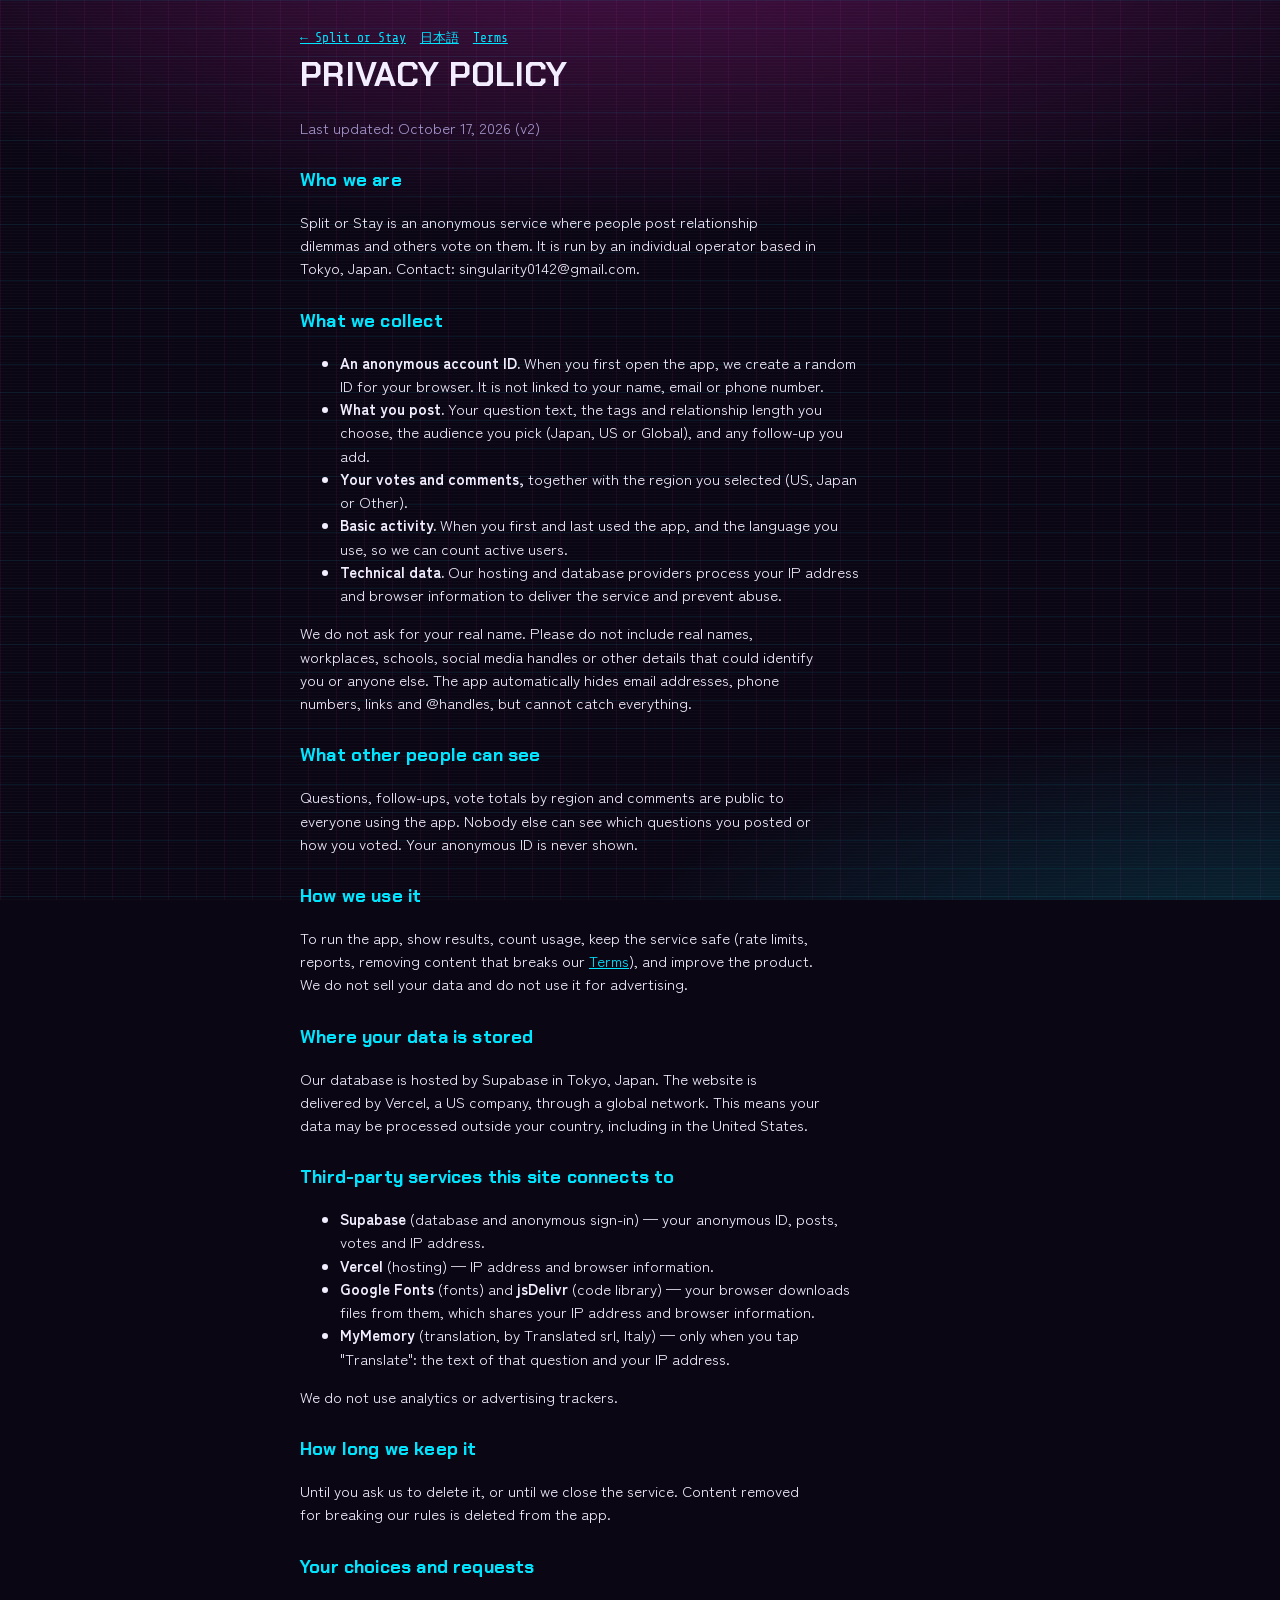
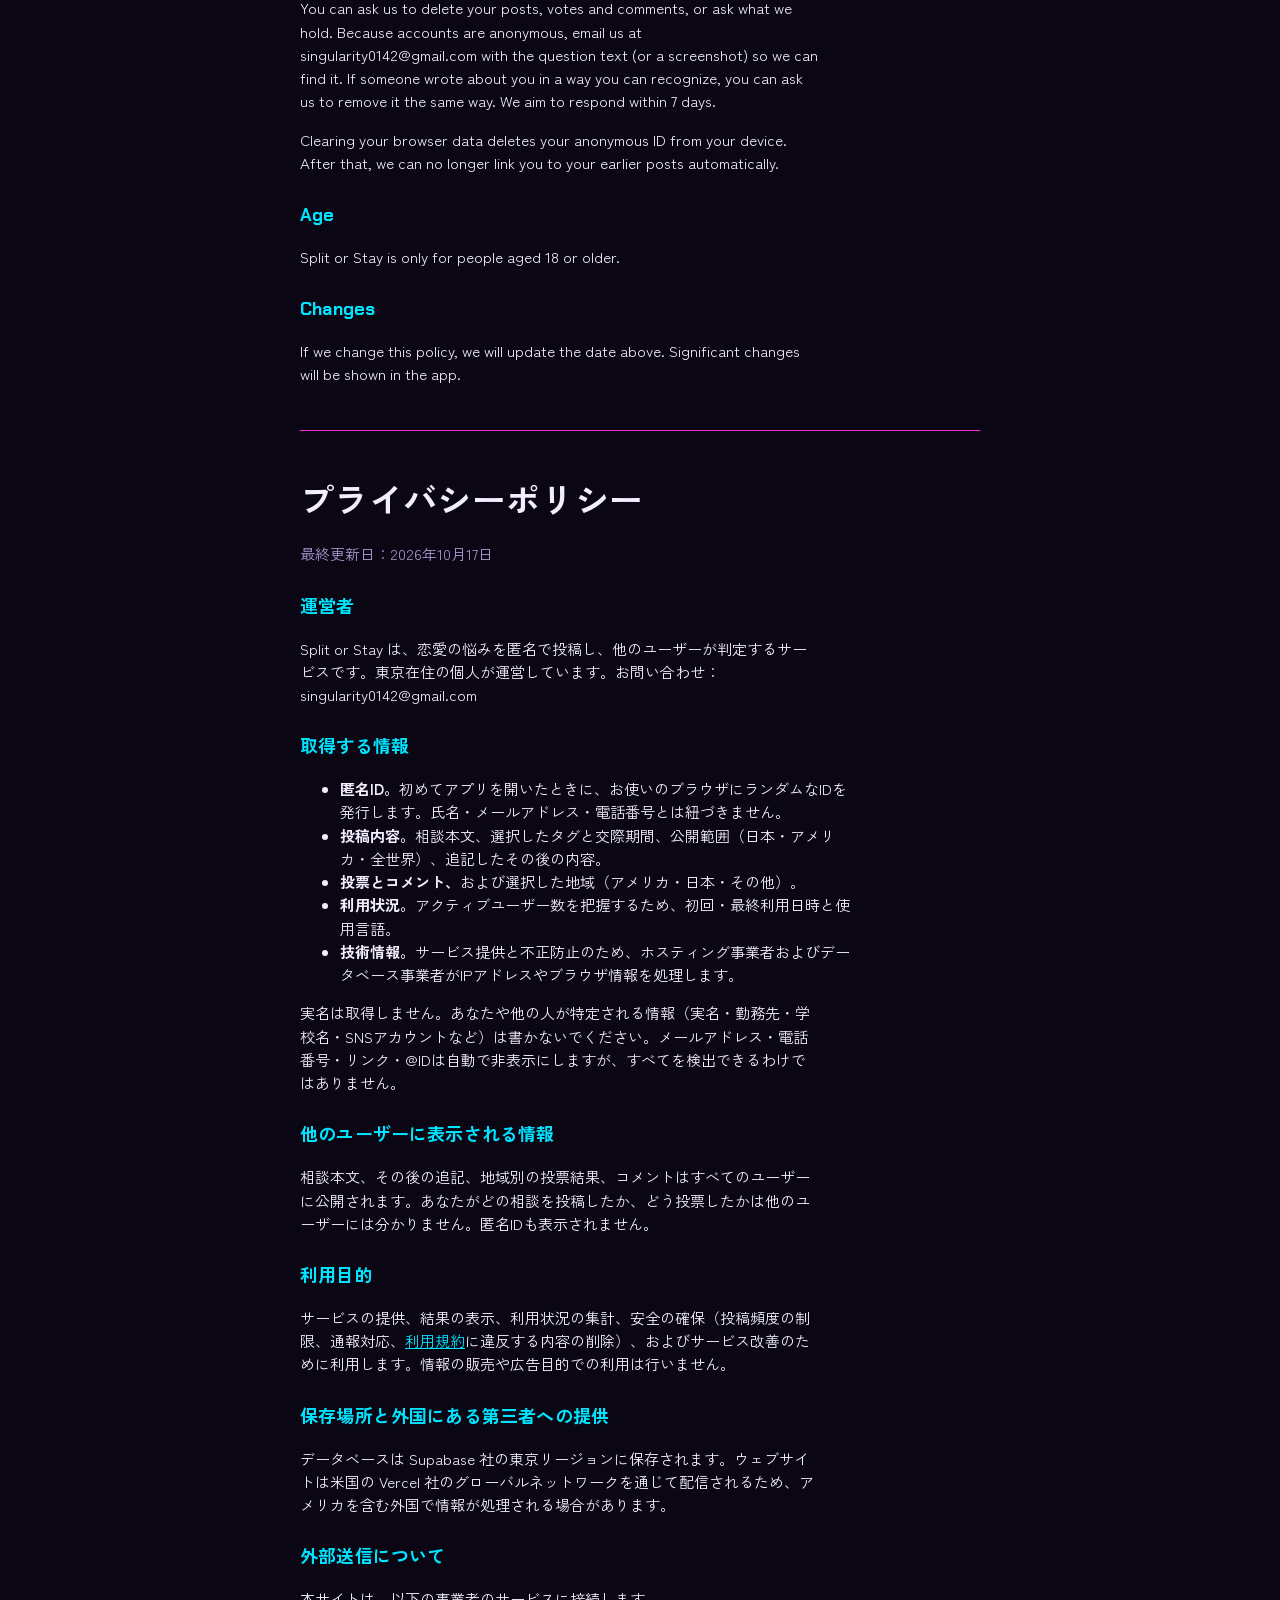
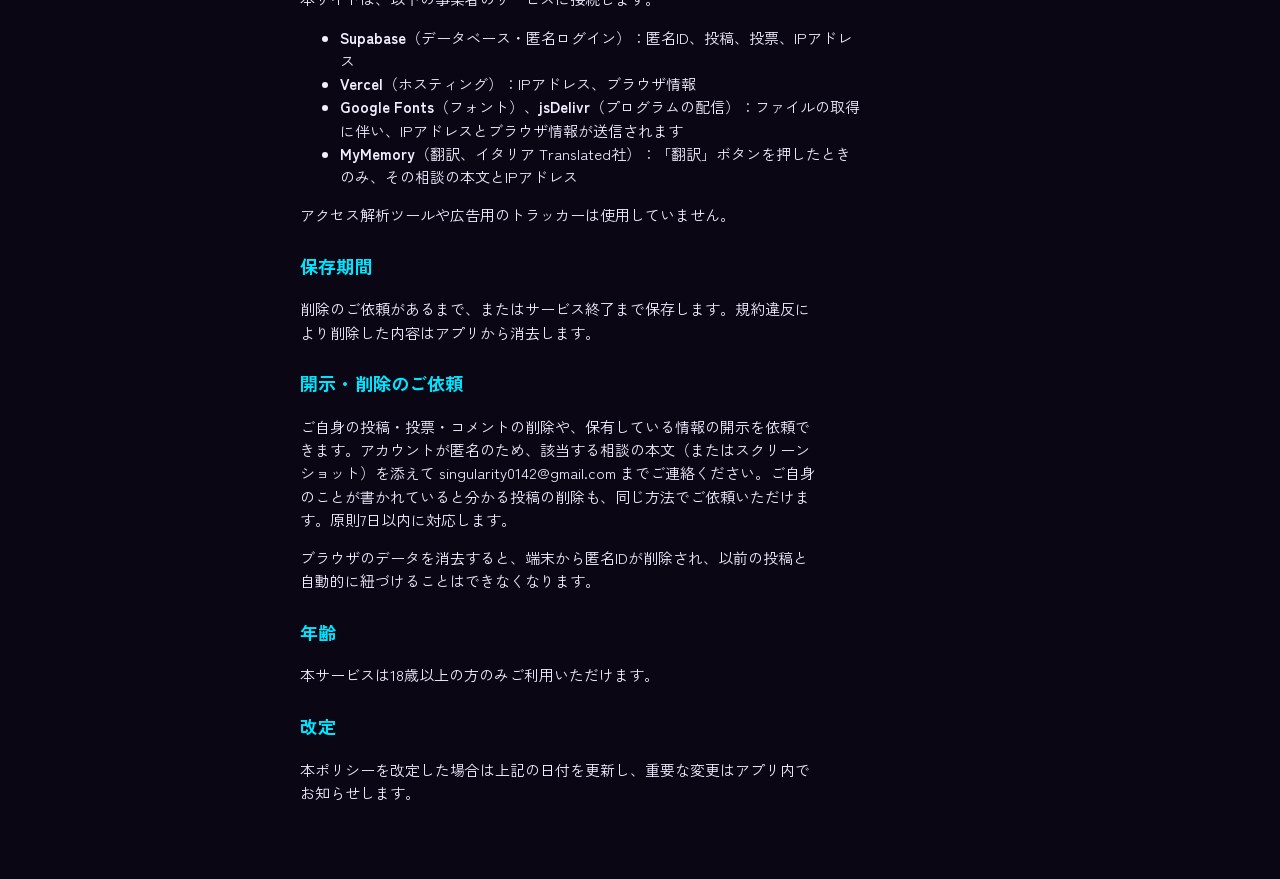
<file: privacy.html>
<!doctype html>
<html lang="en">
<head>
<meta charset="utf-8">
<meta name="viewport" content="width=device-width,initial-scale=1,viewport-fit=cover">
<title>Privacy Policy · Split or Stay</title>
<link rel="icon" href="/icon.svg" type="image/svg+xml">
<link href="https://fonts.googleapis.com/css2?family=Chakra+Petch:wght@500;700&family=Share+Tech+Mono&family=Zen+Kaku+Gothic+New:wght@400;500;700&display=swap" rel="stylesheet">
<link rel="stylesheet" href="/styles.css">
<style>body{margin:0}</style>
</head>
<body>
<main class="doc">
  <nav><a href="/">← Split or Stay</a><a href="#ja">日本語</a><a href="/terms.html">Terms</a></nav>

  <h1>Privacy Policy</h1>
  <p class="muted">Last updated: October 17, 2026 (v2)</p>

  <h2>Who we are</h2>
  <p>Split or Stay is an anonymous service where people post relationship dilemmas and others vote on them. It is run by an individual operator based in Tokyo, Japan. Contact: <span class="contact-email"></span>.</p>

  <h2>What we collect</h2>
  <ul>
    <li><b>An anonymous account ID.</b> When you first open the app, we create a random ID for your browser. It is not linked to your name, email or phone number.</li>
    <li><b>What you post.</b> Your question text, the tags and relationship length you choose, the audience you pick (Japan, US or Global), and any follow-up you add.</li>
    <li><b>Your votes and comments,</b> together with the region you selected (US, Japan or Other).</li>
    <li><b>Basic activity.</b> When you first and last used the app, and the language you use, so we can count active users.</li>
    <li><b>Technical data.</b> Our hosting and database providers process your IP address and browser information to deliver the service and prevent abuse.</li>
  </ul>
  <p>We do not ask for your real name. Please do not include real names, workplaces, schools, social media handles or other details that could identify you or anyone else. The app automatically hides email addresses, phone numbers, links and @handles, but cannot catch everything.</p>

  <h2>What other people can see</h2>
  <p>Questions, follow-ups, vote totals by region and comments are public to everyone using the app. Nobody else can see which questions you posted or how you voted. Your anonymous ID is never shown.</p>

  <h2>How we use it</h2>
  <p>To run the app, show results, count usage, keep the service safe (rate limits, reports, removing content that breaks our <a href="/terms.html">Terms</a>), and improve the product. We do not sell your data and do not use it for advertising.</p>

  <h2>Where your data is stored</h2>
  <p>Our database is hosted by Supabase in Tokyo, Japan. The website is delivered by Vercel, a US company, through a global network. This means your data may be processed outside your country, including in the United States.</p>

  <h2>Third-party services this site connects to</h2>
  <ul>
    <li><b>Supabase</b> (database and anonymous sign-in) — your anonymous ID, posts, votes and IP address.</li>
    <li><b>Vercel</b> (hosting) — IP address and browser information.</li>
    <li><b>Google Fonts</b> (fonts) and <b>jsDelivr</b> (code library) — your browser downloads files from them, which shares your IP address and browser information.</li>
    <li><b>MyMemory</b> (translation, by Translated srl, Italy) — only when you tap "Translate": the text of that question and your IP address.</li>
  </ul>
  <p>We do not use analytics or advertising trackers.</p>

  <h2>How long we keep it</h2>
  <p>Until you ask us to delete it, or until we close the service. Content removed for breaking our rules is deleted from the app.</p>

  <h2>Your choices and requests</h2>
  <p>You can ask us to delete your posts, votes and comments, or ask what we hold. Because accounts are anonymous, email us at <span class="contact-email"></span> with the question text (or a screenshot) so we can find it. If someone wrote about you in a way you can recognize, you can ask us to remove it the same way. We aim to respond within 7 days.</p>
  <p>Clearing your browser data deletes your anonymous ID from your device. After that, we can no longer link you to your earlier posts automatically.</p>

  <h2>Age</h2>
  <p>Split or Stay is only for people aged 18 or older.</p>

  <h2>Changes</h2>
  <p>If we change this policy, we will update the date above. Significant changes will be shown in the app.</p>

  <hr class="lang-sep" id="ja">

  <h1>プライバシーポリシー</h1>
  <p class="muted">最終更新日：2026年10月17日</p>

  <h2>運営者</h2>
  <p>Split or Stay は、恋愛の悩みを匿名で投稿し、他のユーザーが判定するサービスです。東京在住の個人が運営しています。お問い合わせ：<span class="contact-email"></span></p>

  <h2>取得する情報</h2>
  <ul>
    <li><b>匿名ID。</b>初めてアプリを開いたときに、お使いのブラウザにランダムなIDを発行します。氏名・メールアドレス・電話番号とは紐づきません。</li>
    <li><b>投稿内容。</b>相談本文、選択したタグと交際期間、公開範囲（日本・アメリカ・全世界）、追記したその後の内容。</li>
    <li><b>投票とコメント、</b>および選択した地域（アメリカ・日本・その他）。</li>
    <li><b>利用状況。</b>アクティブユーザー数を把握するため、初回・最終利用日時と使用言語。</li>
    <li><b>技術情報。</b>サービス提供と不正防止のため、ホスティング事業者およびデータベース事業者がIPアドレスやブラウザ情報を処理します。</li>
  </ul>
  <p>実名は取得しません。あなたや他の人が特定される情報（実名・勤務先・学校名・SNSアカウントなど）は書かないでください。メールアドレス・電話番号・リンク・@IDは自動で非表示にしますが、すべてを検出できるわけではありません。</p>

  <h2>他のユーザーに表示される情報</h2>
  <p>相談本文、その後の追記、地域別の投票結果、コメントはすべてのユーザーに公開されます。あなたがどの相談を投稿したか、どう投票したかは他のユーザーには分かりません。匿名IDも表示されません。</p>

  <h2>利用目的</h2>
  <p>サービスの提供、結果の表示、利用状況の集計、安全の確保（投稿頻度の制限、通報対応、<a href="/terms.html">利用規約</a>に違反する内容の削除）、およびサービス改善のために利用します。情報の販売や広告目的での利用は行いません。</p>

  <h2>保存場所と外国にある第三者への提供</h2>
  <p>データベースは Supabase 社の東京リージョンに保存されます。ウェブサイトは米国の Vercel 社のグローバルネットワークを通じて配信されるため、アメリカを含む外国で情報が処理される場合があります。</p>

  <h2>外部送信について</h2>
  <p>本サイトは、以下の事業者のサービスに接続します。</p>
  <ul>
    <li><b>Supabase</b>（データベース・匿名ログイン）：匿名ID、投稿、投票、IPアドレス</li>
    <li><b>Vercel</b>（ホスティング）：IPアドレス、ブラウザ情報</li>
    <li><b>Google Fonts</b>（フォント）、<b>jsDelivr</b>（プログラムの配信）：ファイルの取得に伴い、IPアドレスとブラウザ情報が送信されます</li>
    <li><b>MyMemory</b>（翻訳、イタリア Translated社）：「翻訳」ボタンを押したときのみ、その相談の本文とIPアドレス</li>
  </ul>
  <p>アクセス解析ツールや広告用のトラッカーは使用していません。</p>

  <h2>保存期間</h2>
  <p>削除のご依頼があるまで、またはサービス終了まで保存します。規約違反により削除した内容はアプリから消去します。</p>

  <h2>開示・削除のご依頼</h2>
  <p>ご自身の投稿・投票・コメントの削除や、保有している情報の開示を依頼できます。アカウントが匿名のため、該当する相談の本文（またはスクリーンショット）を添えて <span class="contact-email"></span> までご連絡ください。ご自身のことが書かれていると分かる投稿の削除も、同じ方法でご依頼いただけます。原則7日以内に対応します。</p>
  <p>ブラウザのデータを消去すると、端末から匿名IDが削除され、以前の投稿と自動的に紐づけることはできなくなります。</p>

  <h2>年齢</h2>
  <p>本サービスは18歳以上の方のみご利用いただけます。</p>

  <h2>改定</h2>
  <p>本ポリシーを改定した場合は上記の日付を更新し、重要な変更はアプリ内でお知らせします。</p>
</main>
<script src="/config.js"></script>
<script>document.querySelectorAll(".contact-email").forEach(function(el){el.textContent=(window.SOS_CONFIG||{}).contactEmail||""});</script>
</body>
</html>
</file>
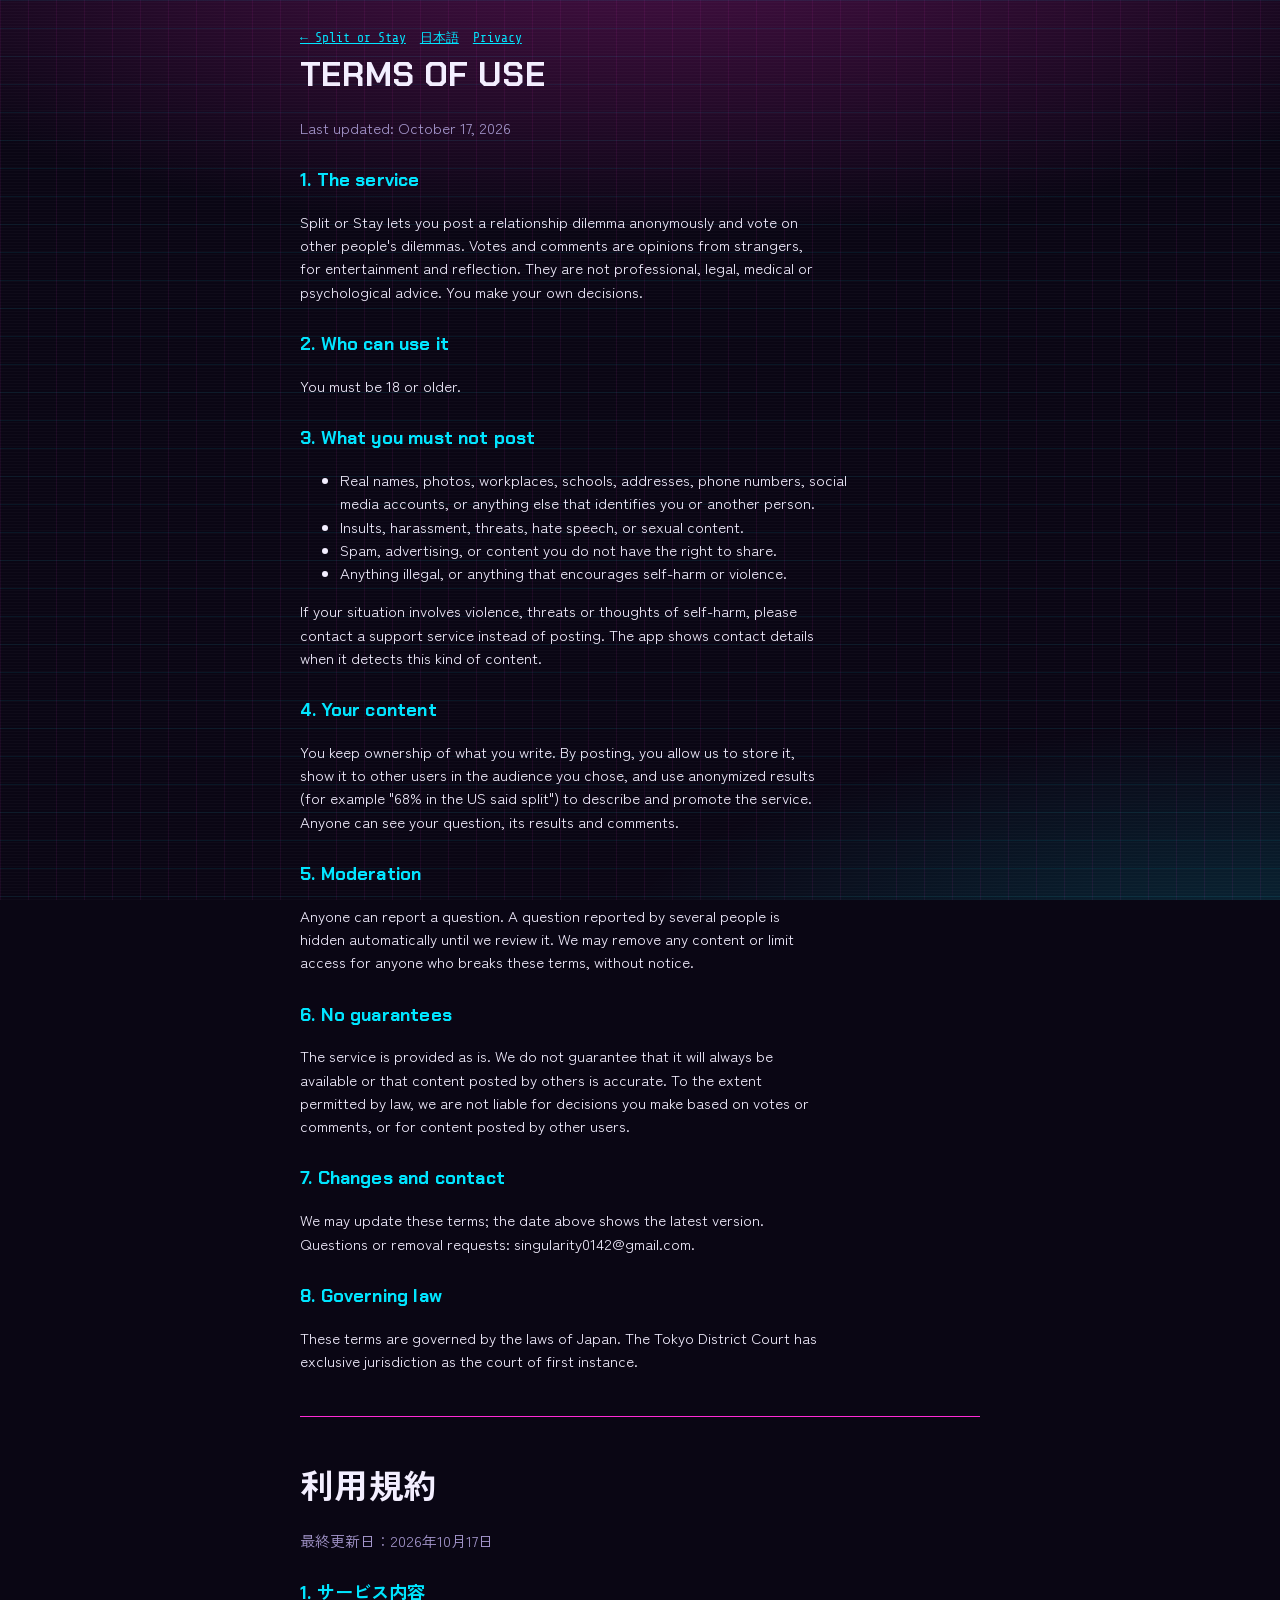
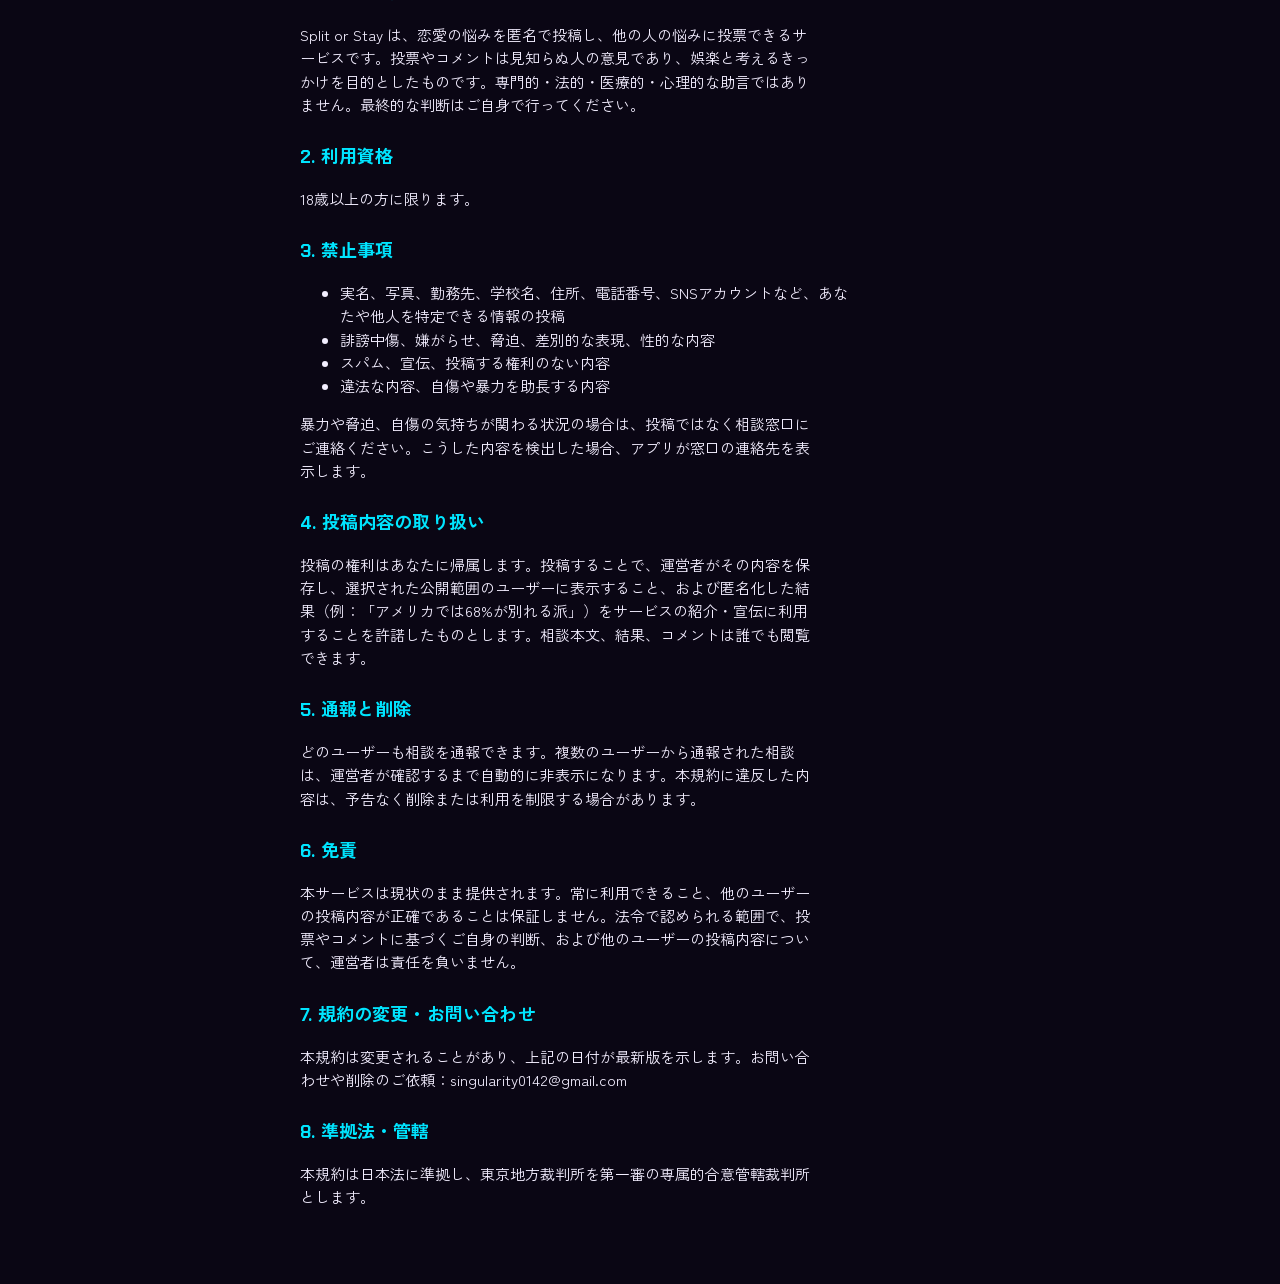
<file: terms.html>
<!doctype html>
<html lang="en">
<head>
<meta charset="utf-8">
<meta name="viewport" content="width=device-width,initial-scale=1,viewport-fit=cover">
<title>Terms of Use · Split or Stay</title>
<link rel="icon" href="/icon.svg" type="image/svg+xml">
<link href="https://fonts.googleapis.com/css2?family=Chakra+Petch:wght@500;700&family=Share+Tech+Mono&family=Zen+Kaku+Gothic+New:wght@400;500;700&display=swap" rel="stylesheet">
<link rel="stylesheet" href="/styles.css">
<style>body{margin:0}</style>
</head>
<body>
<main class="doc">
  <nav><a href="/">← Split or Stay</a><a href="#ja">日本語</a><a href="/privacy.html">Privacy</a></nav>

  <h1>Terms of Use</h1>
  <p class="muted">Last updated: October 17, 2026</p>

  <h2>1. The service</h2>
  <p>Split or Stay lets you post a relationship dilemma anonymously and vote on other people's dilemmas. Votes and comments are opinions from strangers, for entertainment and reflection. They are not professional, legal, medical or psychological advice. You make your own decisions.</p>

  <h2>2. Who can use it</h2>
  <p>You must be 18 or older.</p>

  <h2>3. What you must not post</h2>
  <ul>
    <li>Real names, photos, workplaces, schools, addresses, phone numbers, social media accounts, or anything else that identifies you or another person.</li>
    <li>Insults, harassment, threats, hate speech, or sexual content.</li>
    <li>Spam, advertising, or content you do not have the right to share.</li>
    <li>Anything illegal, or anything that encourages self-harm or violence.</li>
  </ul>
  <p>If your situation involves violence, threats or thoughts of self-harm, please contact a support service instead of posting. The app shows contact details when it detects this kind of content.</p>

  <h2>4. Your content</h2>
  <p>You keep ownership of what you write. By posting, you allow us to store it, show it to other users in the audience you chose, and use anonymized results (for example "68% in the US said split") to describe and promote the service. Anyone can see your question, its results and comments.</p>

  <h2>5. Moderation</h2>
  <p>Anyone can report a question. A question reported by several people is hidden automatically until we review it. We may remove any content or limit access for anyone who breaks these terms, without notice.</p>

  <h2>6. No guarantees</h2>
  <p>The service is provided as is. We do not guarantee that it will always be available or that content posted by others is accurate. To the extent permitted by law, we are not liable for decisions you make based on votes or comments, or for content posted by other users.</p>

  <h2>7. Changes and contact</h2>
  <p>We may update these terms; the date above shows the latest version. Questions or removal requests: <span class="contact-email"></span>.</p>

  <h2>8. Governing law</h2>
  <p>These terms are governed by the laws of Japan. The Tokyo District Court has exclusive jurisdiction as the court of first instance.</p>

  <hr class="lang-sep" id="ja">

  <h1>利用規約</h1>
  <p class="muted">最終更新日：2026年10月17日</p>

  <h2>1. サービス内容</h2>
  <p>Split or Stay は、恋愛の悩みを匿名で投稿し、他の人の悩みに投票できるサービスです。投票やコメントは見知らぬ人の意見であり、娯楽と考えるきっかけを目的としたものです。専門的・法的・医療的・心理的な助言ではありません。最終的な判断はご自身で行ってください。</p>

  <h2>2. 利用資格</h2>
  <p>18歳以上の方に限ります。</p>

  <h2>3. 禁止事項</h2>
  <ul>
    <li>実名、写真、勤務先、学校名、住所、電話番号、SNSアカウントなど、あなたや他人を特定できる情報の投稿</li>
    <li>誹謗中傷、嫌がらせ、脅迫、差別的な表現、性的な内容</li>
    <li>スパム、宣伝、投稿する権利のない内容</li>
    <li>違法な内容、自傷や暴力を助長する内容</li>
  </ul>
  <p>暴力や脅迫、自傷の気持ちが関わる状況の場合は、投稿ではなく相談窓口にご連絡ください。こうした内容を検出した場合、アプリが窓口の連絡先を表示します。</p>

  <h2>4. 投稿内容の取り扱い</h2>
  <p>投稿の権利はあなたに帰属します。投稿することで、運営者がその内容を保存し、選択された公開範囲のユーザーに表示すること、および匿名化した結果（例：「アメリカでは68%が別れる派」）をサービスの紹介・宣伝に利用することを許諾したものとします。相談本文、結果、コメントは誰でも閲覧できます。</p>

  <h2>5. 通報と削除</h2>
  <p>どのユーザーも相談を通報できます。複数のユーザーから通報された相談は、運営者が確認するまで自動的に非表示になります。本規約に違反した内容は、予告なく削除または利用を制限する場合があります。</p>

  <h2>6. 免責</h2>
  <p>本サービスは現状のまま提供されます。常に利用できること、他のユーザーの投稿内容が正確であることは保証しません。法令で認められる範囲で、投票やコメントに基づくご自身の判断、および他のユーザーの投稿内容について、運営者は責任を負いません。</p>

  <h2>7. 規約の変更・お問い合わせ</h2>
  <p>本規約は変更されることがあり、上記の日付が最新版を示します。お問い合わせや削除のご依頼：<span class="contact-email"></span></p>

  <h2>8. 準拠法・管轄</h2>
  <p>本規約は日本法に準拠し、東京地方裁判所を第一審の専属的合意管轄裁判所とします。</p>
</main>
<script src="/config.js"></script>
<script>document.querySelectorAll(".contact-email").forEach(function(el){el.textContent=(window.SOS_CONFIG||{}).contactEmail||""});</script>
</body>
</html>
</file>
<file: styles.css>
/* Layout: one-column phone app on a neon grid. The swipe card stack is the hero; a bottom tab bar switches Home / Judge / Ask / Mine / Admin.
   Single deliberate dark look: magenta = break up, cyan = stay, acid yellow = action. */
:root{
  --bg:#0A0614; --surface:#140D24; --surface2:#1C1333; --ink:#F3EEFF; --muted:#A496CC; --line:#352653;
  --brk:#FF2BD6; --stay:#00E5FF; --acid:#E8FF2E; --on-neon:#0A0614;
  --brk-soft:rgba(255,43,214,.14); --stay-soft:rgba(0,229,255,.12);
  --warn-soft:rgba(232,255,46,.10); --warn:#E8FF2E;
  --glow:0 0 0 1px rgba(255,43,214,.25),0 0 28px rgba(255,43,214,.22),0 0 46px rgba(0,229,255,.14);
  --cut:polygon(12px 0,100% 0,100% calc(100% - 12px),calc(100% - 12px) 100%,0 100%,0 12px);
  --f-display:"Chakra Petch","Zen Kaku Gothic New",system-ui,sans-serif;
  --f-body:"Zen Kaku Gothic New","Hiragino Sans",system-ui,sans-serif;
  --f-mono:"Share Tech Mono","DotGothic16",ui-monospace,monospace;
  color-scheme:dark;
}
html,body{height:100%;overscroll-behavior:none}
body{background-color:var(--bg);color:var(--ink);font-family:var(--f-body);font-size:15px;line-height:1.55;overflow-x:hidden;
  background-image:linear-gradient(rgba(0,229,255,.07) 1px,transparent 1px),linear-gradient(90deg,rgba(255,43,214,.07) 1px,transparent 1px),
    radial-gradient(120% 60% at 50% -10%,rgba(255,43,214,.28),transparent 60%),radial-gradient(90% 50% at 100% 110%,rgba(0,229,255,.18),transparent 60%);
  background-size:28px 28px,28px 28px,100% 100%,100% 100%;background-attachment:fixed;
  padding-left:max(16px,env(safe-area-inset-left,0px));padding-right:max(16px,env(safe-area-inset-right,0px));
  -webkit-tap-highlight-color:transparent}
body::after{content:"";position:fixed;inset:0;pointer-events:none;z-index:40;
  background:repeating-linear-gradient(0deg,rgba(255,255,255,.025) 0 1px,transparent 1px 3px)}
*{box-sizing:border-box}
button,input,textarea,select{font:inherit;color:inherit}
button{cursor:pointer}
:focus-visible{outline:2px solid var(--acid);outline-offset:2px}
.app{max-width:440px;margin:0 auto;min-height:100%;display:flex;flex-direction:column;padding-block:10px 96px}
html.judging,html.judging body{overflow:hidden}
html.judging .app{height:100%;min-height:0;padding-bottom:calc(84px + env(safe-area-inset-bottom,0px))}
html.judging #v-judge{flex:1;min-height:0;display:flex;flex-direction:column}
html.judging .deck{flex:1;height:auto;min-height:280px}

header{display:flex;align-items:center;justify-content:space-between;gap:8px;padding-block:6px 10px}
.wordmark{font-family:var(--f-display);font-weight:700;font-size:19px;letter-spacing:.02em;text-transform:uppercase;background:none;border:0;padding:0;color:var(--ink)}
.wordmark i{font-style:normal;color:var(--brk);text-shadow:0 0 12px rgba(255,43,214,.7)}
.wordmark em{font-style:normal;color:var(--stay);text-shadow:0 0 12px rgba(0,229,255,.7)}
.pills{display:flex;gap:6px}
.pill{border:1px solid var(--line);background:var(--surface);padding:5px 11px;font-size:12px;font-family:var(--f-mono);letter-spacing:.04em;clip-path:var(--cut);--cut:polygon(6px 0,100% 0,100% calc(100% - 6px),calc(100% - 6px) 100%,0 100%,0 6px)}

.view[hidden]{display:none!important}
h1,h2{font-family:var(--f-display);letter-spacing:.01em;text-wrap:balance;margin:0;text-transform:uppercase}
.muted{color:var(--muted)}
.small{font-size:13px}
.label,.field label{font-family:var(--f-mono);font-size:12px;letter-spacing:.14em;text-transform:uppercase;color:var(--stay)}
.label::before,.field label::before{content:"// ";color:var(--brk)}

/* Home */
.hero{padding-block:30px 18px;display:grid;gap:16px}
.hero h1{font-size:clamp(46px,14vw,64px);line-height:.92;font-weight:700}
.hero h1 .a{color:var(--brk);text-shadow:3px 0 0 var(--stay),0 0 22px rgba(255,43,214,.55)}
.hero h1 .b{color:var(--stay);text-shadow:-3px 0 0 var(--brk),0 0 22px rgba(0,229,255,.5)}
.hero p{margin:0;font-size:15px;max-width:32ch;color:var(--muted)}
.bigbtns{display:grid;gap:12px;margin-top:8px}
.bigbtn{display:flex;align-items:center;justify-content:space-between;gap:12px;text-align:left;padding:20px 22px;border:0;font-family:var(--f-display);font-size:22px;font-weight:700;text-transform:uppercase;clip-path:var(--cut)}
.bigbtn small{display:block;font-family:var(--f-body);font-size:13px;font-weight:500;text-transform:none;margin-top:2px}
.bigbtn.judge{background:var(--acid);color:var(--on-neon)}
.bigbtn.ask{background:var(--brk);color:var(--on-neon)}
.bigbtn .arr{font-size:26px}
.stat{display:flex;gap:22px;padding-block:18px 0;border-top:1px solid var(--line);margin-top:24px}
.stat b{display:block;font-family:var(--f-mono);font-size:30px;color:var(--stay);text-shadow:0 0 14px rgba(0,229,255,.5);font-variant-numeric:tabular-nums}
.how{display:grid;grid-template-columns:auto 1fr;gap:6px 14px;margin-top:20px;font-size:14px}
.how span:nth-child(odd){font-family:var(--f-mono);color:var(--acid)}

/* Judge */
.deck{position:relative;height:min(58vh,480px);min-height:340px;margin-top:8px}
.card,.result{position:absolute;inset:0;border:2px solid transparent;border-radius:6px;
  background:linear-gradient(var(--surface),var(--surface)) padding-box,linear-gradient(135deg,var(--brk),var(--acid) 50%,var(--stay)) border-box;
  box-shadow:var(--glow);padding:22px 20px;display:flex;flex-direction:column;gap:12px}
.card{touch-action:none;user-select:none;will-change:transform}
.card.back{transform:scale(.94) translateY(14px);opacity:.45;pointer-events:none;box-shadow:none}
.card .meta{display:flex;flex-wrap:wrap;gap:6px;align-items:center}
.chip{font-size:12px;font-family:var(--f-mono);padding:3px 9px;border:1px solid var(--line);background:var(--surface2);color:var(--ink)}
.chip.ex{background:var(--acid);color:var(--on-neon);border-color:var(--acid)}
.card .body{flex:1;min-height:0;overflow:auto;font-size:17px;line-height:1.7;white-space:pre-wrap;overflow-wrap:anywhere}
.card .foot{display:flex;justify-content:space-between;gap:8px;font-size:11px;font-family:var(--f-mono);color:var(--muted)}
.stamp{position:absolute;top:26px;font-family:var(--f-display);font-weight:700;font-size:30px;letter-spacing:.06em;padding:4px 12px;border:3px solid;opacity:0;pointer-events:none;text-transform:uppercase;background:var(--surface)}
.stamp.brk{right:18px;color:var(--brk);transform:rotate(10deg);box-shadow:0 0 18px var(--brk)}
.stamp.stay{left:18px;color:var(--stay);transform:rotate(-10deg);box-shadow:0 0 18px var(--stay)}
.actions{display:grid;grid-template-columns:1fr auto 1fr;gap:10px;margin-top:16px;align-items:center}
.act{border:0;padding:16px 10px;font-family:var(--f-display);font-weight:700;font-size:16px;text-transform:uppercase;display:flex;align-items:center;justify-content:center;gap:6px;clip-path:var(--cut)}
.act.brk{background:var(--brk);color:var(--on-neon)}
.act.stay{background:var(--stay);color:var(--on-neon)}
.act.skip{background:transparent;border:1px solid var(--line);color:var(--muted);font-size:12px;font-family:var(--f-mono);padding:10px 14px;clip-path:none}
.act:disabled{opacity:.35;cursor:not-allowed}
.hint{text-align:center;font-size:12px;font-family:var(--f-mono);color:var(--muted);margin-top:10px}

.result{overflow:auto;touch-action:pan-y;gap:14px}
.verdict{font-size:14px;font-family:var(--f-mono)}
.verdict b.brk{color:var(--brk)} .verdict b.stay{color:var(--stay)}
.pct{font-family:var(--f-mono);font-size:64px;line-height:1;color:var(--acid);text-shadow:0 0 20px rgba(232,255,46,.45);font-variant-numeric:tabular-nums}
.bar{display:flex;height:12px;overflow:hidden;background:var(--surface2);border:1px solid var(--line)}
.bar .b{background:var(--brk);box-shadow:0 0 12px var(--brk)} .bar .s{background:var(--stay);box-shadow:0 0 12px var(--stay)}
.barlabels{display:flex;justify-content:space-between;font-size:12px;font-family:var(--f-mono);margin-top:4px;font-variant-numeric:tabular-nums}
.barlabels .l{color:var(--brk)} .barlabels .r{color:var(--stay)}
.regions{display:grid;gap:8px}
.region{display:grid;grid-template-columns:28px 1fr 74px;gap:8px;align-items:center;font-size:12px;font-family:var(--f-mono);font-variant-numeric:tabular-nums}
.region .bar{height:8px}
.comments{display:grid;gap:8px}
.cm{background:var(--surface2);border-left:2px solid var(--stay);padding:8px 12px;font-size:14px;overflow-wrap:anywhere}
.cm .who{font-size:11px;font-family:var(--f-mono);color:var(--muted);display:block}
.row{display:flex;gap:8px}
.row input{flex:1;min-width:0}
input[type=text],textarea,select{background:var(--surface2);border:1px solid var(--line);border-radius:0;padding:11px 12px;width:100%;color:var(--ink)}
input[type=text]:focus,textarea:focus,select:focus{border-color:var(--stay);box-shadow:0 0 0 1px var(--stay),0 0 16px rgba(0,229,255,.25);outline:none}
::placeholder{color:#6F6396}
textarea{resize:vertical;min-height:150px;line-height:1.6}
.btn{border:0;padding:10px 16px;font-family:var(--f-display);font-weight:700;text-transform:uppercase;background:var(--acid);color:var(--on-neon);clip-path:var(--cut);--cut:polygon(8px 0,100% 0,100% calc(100% - 8px),calc(100% - 8px) 100%,0 100%,0 8px)}
.btn.ghost{background:transparent;border:1px solid var(--stay);color:var(--stay);clip-path:none}
.btn.wide{width:100%;padding:15px;font-size:17px}
.btn:disabled{opacity:.4}
.empty{position:absolute;inset:0;display:grid;place-content:center;text-align:center;gap:12px;padding:20px;border:1px dashed var(--brk);background:rgba(20,13,36,.6)}
.empty h2{font-size:22px;color:var(--acid);text-transform:none;line-height:1.25}
.scopepick{display:grid;gap:8px}
.scopepick button{display:flex;justify-content:space-between;align-items:center;gap:10px;border:1px solid var(--stay);background:var(--stay-soft);padding:14px 16px;text-align:left}
.scopepick button:nth-child(2){border-color:var(--brk);background:var(--brk-soft)}
.scopepick b{font-family:var(--f-display);font-size:16px}
.scopepick span{font-family:var(--f-mono);font-size:12px;color:var(--acid)}

/* Ask */
.form{display:grid;gap:18px;padding-top:6px}
.form h2{font-size:32px;color:var(--ink);text-shadow:2px 0 0 var(--brk),-2px 0 0 var(--stay)}
.field{display:grid;gap:8px}
.chips{display:flex;flex-wrap:wrap;gap:8px}
.tagbtn{border:1px solid var(--line);background:var(--surface);padding:7px 12px;font-size:13px}
.tagbtn[aria-pressed="true"]{background:var(--stay);color:var(--on-neon);border-color:var(--stay);box-shadow:0 0 14px rgba(0,229,255,.45)}
.seg{display:grid;grid-template-columns:repeat(3,minmax(0,1fr));gap:6px}
.seg button{border:1px solid var(--line);background:var(--surface);padding:11px 6px;font-size:13px;font-weight:700;text-align:center}
.seg button[aria-pressed="true"]{background:var(--acid);color:var(--on-neon);border-color:var(--acid);box-shadow:0 0 16px rgba(232,255,46,.4)}
.counter{text-align:right;font-size:12px;font-family:var(--f-mono);color:var(--muted);font-variant-numeric:tabular-nums}
.note{background:var(--warn-soft);color:var(--ink);border:1px solid rgba(232,255,46,.45);padding:12px 14px;font-size:13px}
.notice{background:var(--surface);border:1px solid var(--line);padding:12px 14px;font-size:13px}
.safety{background:var(--surface);border:2px solid var(--brk);box-shadow:0 0 24px rgba(255,43,214,.3);padding:18px;display:grid;gap:10px}
.safety h2{font-size:20px;text-transform:none}
.res{display:grid;gap:8px}
.res div{background:var(--surface2);padding:10px 12px}
.res b{display:block;font-size:20px;font-family:var(--f-mono);color:var(--acid);user-select:all;font-variant-numeric:tabular-nums}

/* Mine */
.mine{display:grid;gap:14px;padding-top:6px}
.mine h2{font-size:30px}
.qcard{background:var(--surface);border:1px solid var(--line);border-top:2px solid var(--brk);padding:16px;display:grid;gap:12px}
.qcard .q{white-space:pre-wrap;overflow-wrap:anywhere;font-size:15px;max-height:9.5em;overflow:auto}
.qcard .total{display:flex;justify-content:space-between;align-items:baseline;font-size:13px}
.qcard .total b{font-family:var(--f-mono);font-size:26px;color:var(--brk)}
.followup{background:var(--stay-soft);border-left:2px solid var(--stay);padding:10px 12px;font-size:14px;white-space:pre-wrap}

/* Admin */
.kpis{display:grid;grid-template-columns:repeat(2,minmax(0,1fr));gap:10px}
.kpi{background:var(--surface);border:1px solid var(--line);padding:12px 14px}
.kpi:nth-child(-n+2){border-color:var(--acid)}
.kpi b{font-family:var(--f-mono);font-size:30px;line-height:1.1;display:block;color:var(--acid);font-variant-numeric:tabular-nums}
.kpi:nth-child(n+3) b{color:var(--stay)}
.kpi span{font-size:12px;color:var(--muted)}
.panel{background:var(--surface);border:1px solid var(--line);padding:14px;display:grid;gap:10px}
.panel h3{margin:0;font-size:13px;font-family:var(--f-mono);letter-spacing:.08em;color:var(--stay)}
.cols{display:grid;grid-template-columns:repeat(14,minmax(0,1fr));gap:3px;align-items:end;height:110px;border-bottom:1px solid var(--line)}
.col{display:flex;flex-direction:column;justify-content:flex-end;align-items:center;height:100%;gap:2px;font-size:10px;font-family:var(--f-mono);color:var(--muted);font-variant-numeric:tabular-nums}
.col i{display:block;width:100%;background:var(--stay);min-height:2px;box-shadow:0 0 8px rgba(0,229,255,.5)}
.cols.q .col i{background:var(--brk);box-shadow:0 0 8px rgba(255,43,214,.5)}
.days{display:grid;grid-template-columns:repeat(14,minmax(0,1fr));gap:3px;font-size:9px;font-family:var(--f-mono);color:var(--muted);text-align:center}
.kv{display:flex;justify-content:space-between;gap:10px;font-size:13px;font-variant-numeric:tabular-nums}
.kv b{text-align:right}
.arow{border-top:1px solid var(--line);padding-top:10px;display:grid;gap:6px;font-size:13px}
.arow .txt{overflow:hidden;display:-webkit-box;-webkit-line-clamp:2;-webkit-box-orient:vertical;overflow-wrap:anywhere}
.arow .m{display:flex;justify-content:space-between;align-items:center;gap:8px;color:var(--muted);font-size:12px;font-family:var(--f-mono);flex-wrap:wrap}
.btn.danger{background:transparent;border:1px solid var(--brk);color:var(--brk);padding:4px 10px;font-size:12px;clip-path:none}

/* Tab bar */
nav.tabs{position:fixed;left:0;right:0;bottom:0;background:rgba(10,6,20,.92);border-top:1px solid var(--brk);box-shadow:0 -6px 24px rgba(255,43,214,.18);
  padding:8px max(16px,env(safe-area-inset-right,0px)) calc(8px + env(safe-area-inset-bottom,0px)) max(16px,env(safe-area-inset-left,0px));z-index:5;backdrop-filter:blur(8px)}
nav.tabs .in{max-width:440px;margin:0 auto;display:grid;grid-auto-flow:column;grid-auto-columns:1fr;gap:4px}
nav.tabs button{background:none;border:0;padding:6px 0;font-size:11px;font-family:var(--f-mono);letter-spacing:.04em;color:var(--muted);display:grid;justify-items:center;gap:1px}
nav.tabs button span{font-size:18px;line-height:1.2}
nav.tabs button[aria-current="page"]{color:var(--acid);text-shadow:0 0 10px rgba(232,255,46,.6)}

.overlay{position:fixed;inset:0;background:rgba(5,2,12,.8);display:grid;place-items:center;z-index:50;padding:20px}
.dialog{background:var(--surface);border:2px solid var(--brk);box-shadow:var(--glow);padding:24px;max-width:360px;display:grid;gap:12px}
.dialog h2{font-size:28px;color:var(--acid)}
.toast{position:fixed;left:50%;bottom:calc(84px + env(safe-area-inset-bottom,0px));transform:translateX(-50%);background:var(--acid);color:var(--on-neon);font-weight:700;padding:10px 16px;font-size:14px;z-index:60;max-width:90vw}
@media (prefers-reduced-motion: reduce){.card,.result{transition:none!important}}

/* ---------- production additions ---------- */
.card .foot .rep{background:none;border:0;padding:0;color:var(--muted);font-family:var(--f-mono);font-size:11px;letter-spacing:.04em}
.card .foot .rep[data-armed="1"]{color:var(--brk)}
.legal-links{display:flex;flex-wrap:wrap;gap:6px 16px;font-size:12px;font-family:var(--f-mono);color:var(--muted);margin-top:26px}
.legal-links a{color:var(--muted)}
.agree{font-size:12px;color:var(--muted)}
.agree a,.dialog a{color:var(--stay)}
.boot{position:absolute;inset:0;display:grid;place-content:center;text-align:center;gap:10px;font-family:var(--f-mono);color:var(--muted)}
.boot b{color:var(--stay);font-size:13px;letter-spacing:.2em}
.login{display:grid;gap:12px;max-width:380px}
/* legal pages */
.doc{max-width:680px;margin:0 auto;padding-block:28px 60px}
.doc h1{font-size:34px;margin-bottom:6px}
.doc h2{font-size:18px;margin:28px 0 8px;color:var(--stay);text-transform:none}
.doc p,.doc li{color:var(--ink);max-width:65ch}
.doc .muted{color:var(--muted)}
.doc .lang-sep{border:0;border-top:1px solid var(--brk);margin:44px 0}
.doc a{color:var(--stay)}
.doc nav{display:flex;gap:14px;font-family:var(--f-mono);font-size:13px}
/* result: both sides + US vs Japan */
.split2{display:grid;grid-template-columns:1fr 1fr;gap:10px}
.split2>div{display:grid;gap:2px;padding:10px 12px;border:1px solid}
.split2 .sb{border-color:var(--brk);background:var(--brk-soft)} .split2 .ss{border-color:var(--stay);background:var(--stay-soft);text-align:right}
.split2 span{font-family:var(--f-mono);font-size:12px;letter-spacing:.06em;text-transform:uppercase}
.split2 b{font-family:var(--f-mono);font-size:40px;line-height:1;font-variant-numeric:tabular-nums}
.split2 .sb b{color:var(--brk);text-shadow:0 0 16px rgba(255,43,214,.5)} .split2 .ss b{color:var(--stay);text-shadow:0 0 16px rgba(0,229,255,.5)}
.total-votes{font-family:var(--f-mono);margin-top:-4px}
.cmp{display:grid;gap:8px}
.cmp-grid{display:grid;grid-template-columns:1fr 1fr;gap:10px}
.cmp-tile{display:grid;gap:2px;padding:12px;background:var(--surface2);border:1px solid var(--line);border-top:2px solid var(--acid)}
.cmp-name{font-size:13px;font-weight:700}
.cmp-tile b{font-family:var(--f-mono);font-size:34px;line-height:1.05;color:var(--acid);font-variant-numeric:tabular-nums}
.cmp-tile b.none{color:var(--muted)}
.cmp-sub{font-size:11px;font-family:var(--f-mono);color:var(--muted)}
/* v2: translate, success page, mine tabs, edit/delete */
.trbtn{margin-left:auto;border:1px solid var(--stay);background:var(--stay-soft);color:var(--stay);font-family:var(--f-mono);font-size:11px;letter-spacing:.06em;padding:3px 10px}
.tr-note{font-size:11px;font-family:var(--f-mono);color:var(--muted);margin-top:-6px}
.clamp{display:-webkit-box;-webkit-line-clamp:3;-webkit-box-orient:vertical;overflow:hidden;cursor:pointer}
.success{display:grid;gap:14px;padding:24px 20px;background:var(--surface);border:2px solid var(--acid);box-shadow:0 0 30px rgba(232,255,46,.18)}
.success h2{font-size:34px;color:var(--acid)}
.ok-badge{width:56px;height:56px;display:grid;place-items:center;font-size:30px;font-weight:700;background:var(--acid);color:var(--on-neon);clip-path:var(--cut)}
.q-preview{background:var(--surface2);border-left:2px solid var(--brk);padding:10px 12px;font-size:14px;white-space:pre-wrap;overflow-wrap:anywhere;max-height:8em;overflow:auto}
.seg.two{grid-template-columns:1fr 1fr}
#mineTabs{margin-bottom:4px}
.card-actions{align-items:center;flex-wrap:wrap}
.pill.danger{border-color:var(--brk);color:var(--brk)}
.btn.danger-fill{background:var(--brk);color:var(--on-neon)}
.qcard .edit-box{display:grid;gap:10px}
.qcard .edit-box textarea{min-height:120px}
.my-vote{font-size:14px}
.my-vote b.brk{color:var(--brk)} .my-vote b.stay{color:var(--stay)}
</file>
